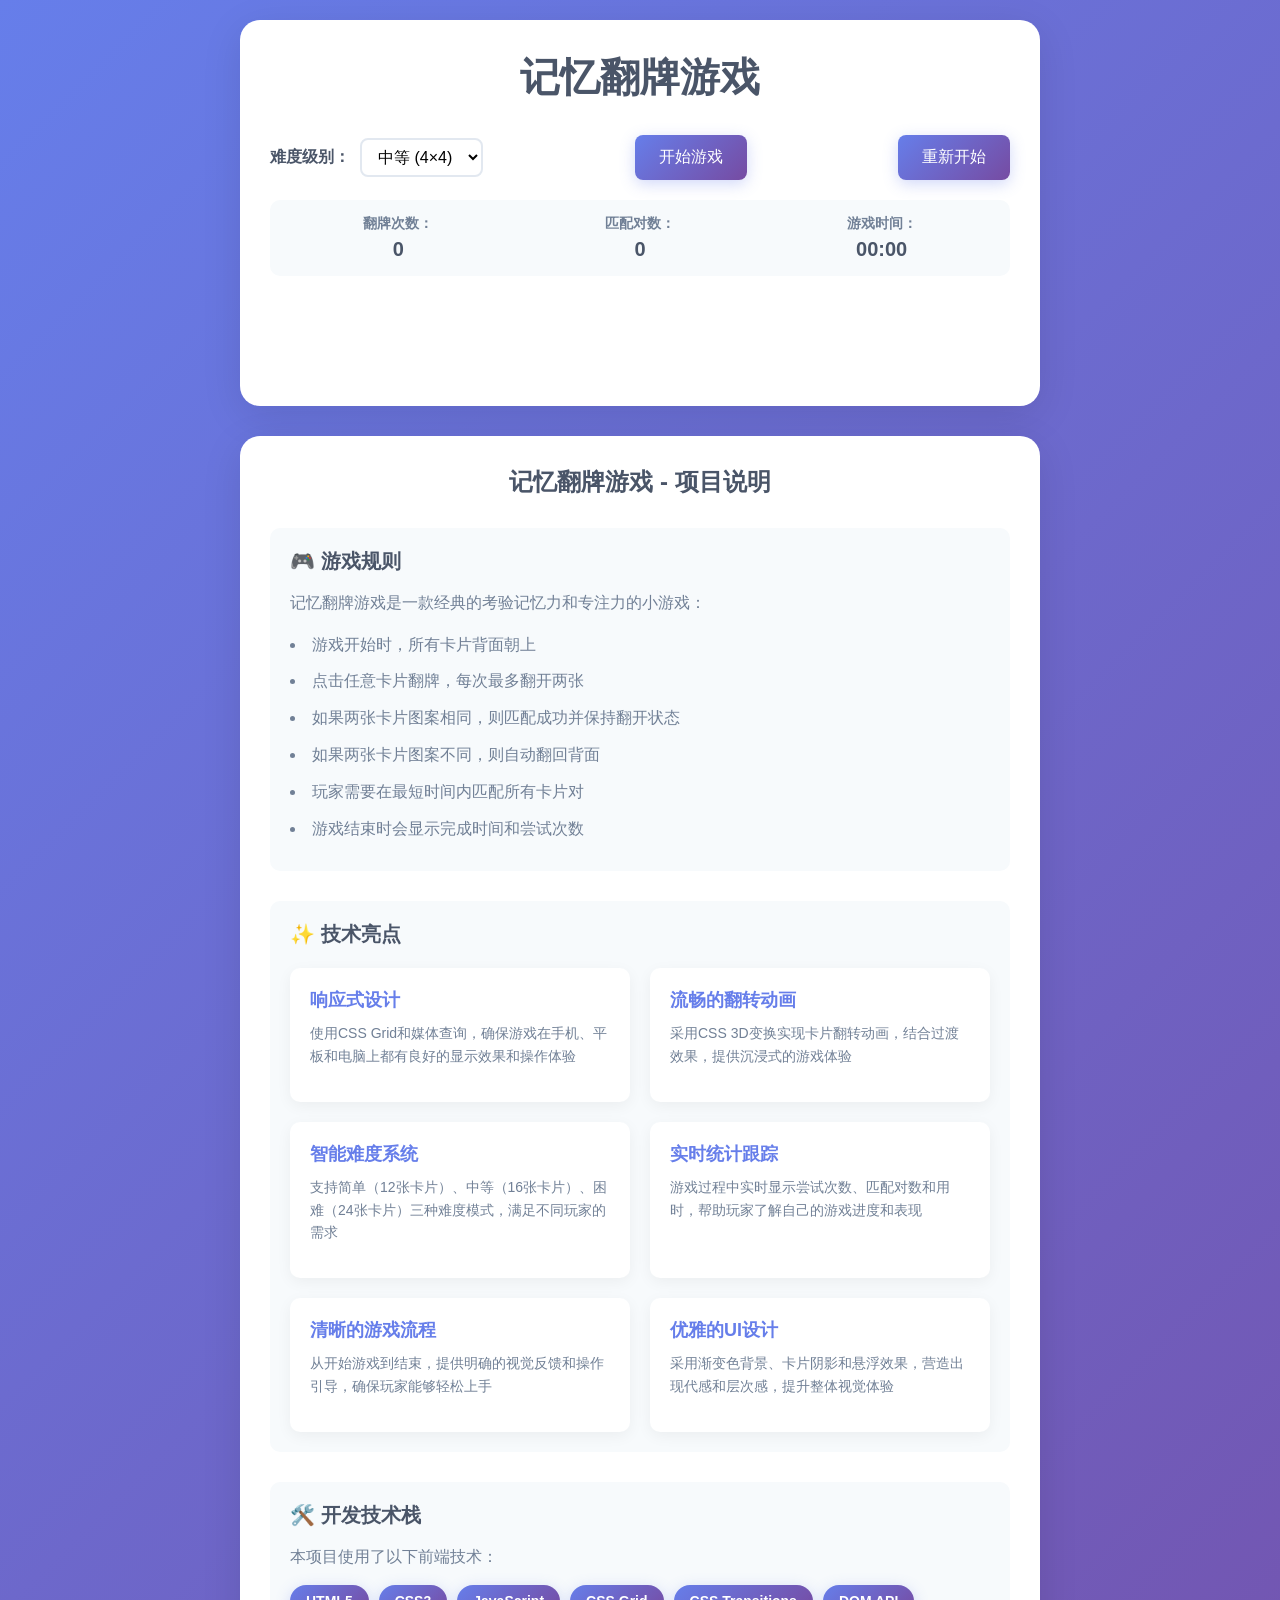
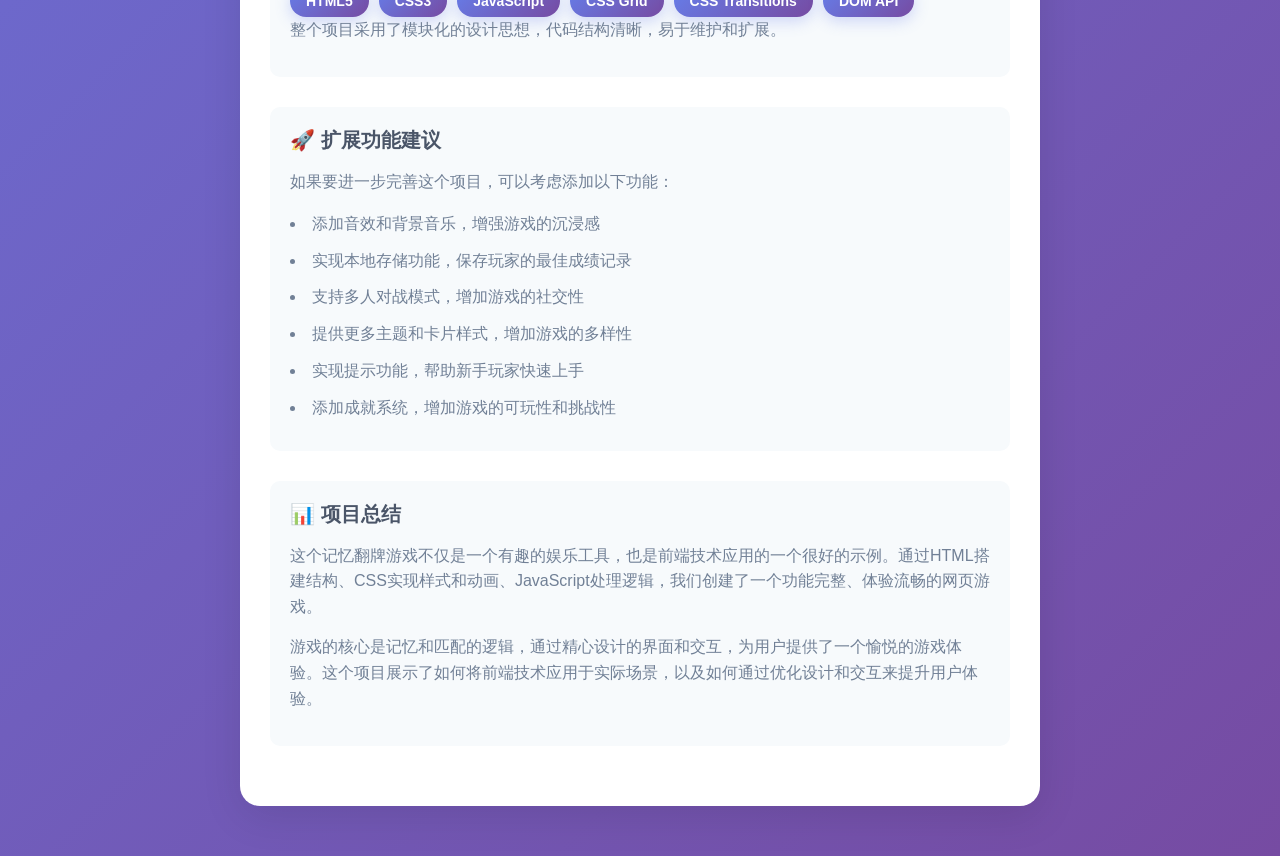
<file: index.html>
<!DOCTYPE html>
<html lang="zh-CN">
<head>
    <meta charset="UTF-8">
    <meta name="viewport" content="width=device-width, initial-scale=1.0">
    <title>记忆翻牌游戏 - 演讲展示</title>
    <link rel="stylesheet" href="style.css">
</head>
<body>
    <!-- 游戏容器 -->
    <div class="game-container">
        <!-- 游戏标题 -->
        <h1>记忆翻牌游戏</h1>
        
        <!-- 游戏控制面板 -->
        <div class="game-controls">
            <div class="difficulty-selector">
                <label for="difficulty-select">难度级别：</label>
                <select id="difficulty-select">
                    <option value="easy">简单 (4×3)</option>
                    <option value="medium" selected>中等 (4×4)</option>
                    <option value="hard">困难 (6×4)</option>
                </select>
            </div>
            
            <button id="start-button">开始游戏</button>
            <button id="restart-button">重新开始</button>
        </div>
        
        <!-- 游戏统计信息 -->
        <div class="game-stats">
            <div class="stat-item">
                <span>翻牌次数：</span>
                <span id="attempts">0</span>
            </div>
            <div class="stat-item">
                <span>匹配对数：</span>
                <span id="matches">0</span>
            </div>
            <div class="stat-item">
                <span>游戏时间：</span>
                <span id="timer">0:00</span>
            </div>
        </div>
        
        <!-- 游戏牌面区域 -->
        <div class="game-board" id="game-board">
            <!-- 卡片将通过JavaScript动态生成 -->
        </div>
        
        <!-- 游戏结果弹窗 -->
        <div class="game-over-modal" id="game-over-modal">
            <div class="modal-content">
                <h2>恭喜你完成游戏！</h2>
                <div class="final-stats">
                    <p>总翻牌次数：<span id="final-attempts">0</span></p>
                    <p>总用时：<span id="final-time">0:00</span></p>
                </div>
                <button id="play-again-button">再玩一次</button>
            </div>
        </div>
    </div>
    
    <!-- 项目说明部分 -->
    <div class="project-info">
        <h2>记忆翻牌游戏 - 项目说明</h2>
        
        <div class="info-section">
            <h3>🎮 游戏规则</h3>
            <p>记忆翻牌游戏是一款经典的考验记忆力和专注力的小游戏：</p>
            <ul>
                <li>游戏开始时，所有卡片背面朝上</li>
                <li>点击任意卡片翻牌，每次最多翻开两张</li>
                <li>如果两张卡片图案相同，则匹配成功并保持翻开状态</li>
                <li>如果两张卡片图案不同，则自动翻回背面</li>
                <li>玩家需要在最短时间内匹配所有卡片对</li>
                <li>游戏结束时会显示完成时间和尝试次数</li>
            </ul>
        </div>
        
        <div class="info-section">
            <h3>✨ 技术亮点</h3>
            <div class="features-grid">
                <div class="feature-item">
                    <h4>响应式设计</h4>
                    <p>使用CSS Grid和媒体查询，确保游戏在手机、平板和电脑上都有良好的显示效果和操作体验</p>
                </div>
                <div class="feature-item">
                    <h4>流畅的翻转动画</h4>
                    <p>采用CSS 3D变换实现卡片翻转动画，结合过渡效果，提供沉浸式的游戏体验</p>
                </div>
                <div class="feature-item">
                    <h4>智能难度系统</h4>
                    <p>支持简单（12张卡片）、中等（16张卡片）、困难（24张卡片）三种难度模式，满足不同玩家的需求</p>
                </div>
                <div class="feature-item">
                    <h4>实时统计跟踪</h4>
                    <p>游戏过程中实时显示尝试次数、匹配对数和用时，帮助玩家了解自己的游戏进度和表现</p>
                </div>
                <div class="feature-item">
                    <h4>清晰的游戏流程</h4>
                    <p>从开始游戏到结束，提供明确的视觉反馈和操作引导，确保玩家能够轻松上手</p>
                </div>
                <div class="feature-item">
                    <h4>优雅的UI设计</h4>
                    <p>采用渐变色背景、卡片阴影和悬浮效果，营造出现代感和层次感，提升整体视觉体验</p>
                </div>
            </div>
        </div>
        
        <div class="info-section">
            <h3>🛠️ 开发技术栈</h3>
            <p>本项目使用了以下前端技术：</p>
            <div class="tech-stack">
                <span class="tech-item">HTML5</span>
                <span class="tech-item">CSS3</span>
                <span class="tech-item">JavaScript</span>
                <span class="tech-item">CSS Grid</span>
                <span class="tech-item">CSS Transitions</span>
                <span class="tech-item">DOM API</span>
            </div>
            <p>整个项目采用了模块化的设计思想，代码结构清晰，易于维护和扩展。</p>
        </div>
        
        <div class="info-section">
            <h3>🚀 扩展功能建议</h3>
            <p>如果要进一步完善这个项目，可以考虑添加以下功能：</p>
            <ul>
                <li>添加音效和背景音乐，增强游戏的沉浸感</li>
                <li>实现本地存储功能，保存玩家的最佳成绩记录</li>
                <li>支持多人对战模式，增加游戏的社交性</li>
                <li>提供更多主题和卡片样式，增加游戏的多样性</li>
                <li>实现提示功能，帮助新手玩家快速上手</li>
                <li>添加成就系统，增加游戏的可玩性和挑战性</li>
            </ul>
        </div>
        
        <div class="info-section">
            <h3>📊 项目总结</h3>
            <p>这个记忆翻牌游戏不仅是一个有趣的娱乐工具，也是前端技术应用的一个很好的示例。通过HTML搭建结构、CSS实现样式和动画、JavaScript处理逻辑，我们创建了一个功能完整、体验流畅的网页游戏。</p>
            <p>游戏的核心是记忆和匹配的逻辑，通过精心设计的界面和交互，为用户提供了一个愉悦的游戏体验。这个项目展示了如何将前端技术应用于实际场景，以及如何通过优化设计和交互来提升用户体验。</p>
        </div>
    </div>
    
    <!-- JavaScript文件 -->
    <script src="script.js"></script>
</body>
</html>
</file>
<file: style.css>
/* 全局样式 */
* {
    margin: 0;
    padding: 0;
    box-sizing: border-box;
    font-family: 'Arial', sans-serif;
}

body {
    background: linear-gradient(135deg, #667eea 0%, #764ba2 100%);
    color: #333;
    min-height: 100vh;
    padding: 20px;
    display: flex;
    flex-direction: column;
    align-items: center;
}

/* 游戏容器 */
.game-container {
    background-color: white;
    border-radius: 20px;
    padding: 30px;
    box-shadow: 0 10px 40px rgba(0, 0, 0, 0.1);
    max-width: 800px;
    width: 100%;
    margin-bottom: 30px;
}

/* 游戏标题 */
h1 {
    text-align: center;
    color: #4a5568;
    margin-bottom: 30px;
    font-size: 2.5em;
    font-weight: bold;
}

/* 游戏控制面板 */
.game-controls {
    display: flex;
    justify-content: space-between;
    align-items: center;
    margin-bottom: 20px;
    flex-wrap: wrap;
    gap: 15px;
}

.difficulty-selector {
    display: flex;
    align-items: center;
    gap: 10px;
}

.difficulty-selector label {
    font-weight: bold;
    color: #4a5568;
}

.difficulty-selector select {
    padding: 8px 12px;
    border: 2px solid #e2e8f0;
    border-radius: 8px;
    font-size: 16px;
    background-color: white;
    cursor: pointer;
    transition: border-color 0.3s ease;
}

.difficulty-selector select:hover {
    border-color: #667eea;
}

button {
    background: linear-gradient(135deg, #667eea 0%, #764ba2 100%);
    color: white;
    border: none;
    padding: 12px 24px;
    font-size: 16px;
    border-radius: 8px;
    cursor: pointer;
    transition: all 0.3s ease;
    box-shadow: 0 4px 15px rgba(102, 126, 234, 0.3);
}

button:hover {
    transform: translateY(-2px);
    box-shadow: 0 6px 20px rgba(102, 126, 234, 0.4);
}

button:active {
    transform: translateY(0);
}

/* 游戏统计信息 */
.game-stats {
    display: flex;
    justify-content: space-around;
    margin-bottom: 30px;
    background-color: #f7fafc;
    padding: 15px;
    border-radius: 10px;
    flex-wrap: wrap;
    gap: 15px;
}

.stat-item {
    display: flex;
    flex-direction: column;
    align-items: center;
    font-weight: bold;
}

.stat-item span:first-child {
    color: #718096;
    font-size: 14px;
    margin-bottom: 5px;
}

.stat-item span:last-child {
    color: #4a5568;
    font-size: 20px;
}

/* 游戏牌面区域 */
.game-board {
    display: grid;
    gap: 15px;
    justify-content: center;
    margin-bottom: 30px;
    padding: 20px;
}

/* 不同难度的网格布局 */
.game-board.easy {
    grid-template-columns: repeat(4, 80px);
    grid-template-rows: repeat(3, 120px);
}

.game-board.medium {
    grid-template-columns: repeat(4, 80px);
    grid-template-rows: repeat(4, 120px);
}

.game-board.hard {
    grid-template-columns: repeat(6, 80px);
    grid-template-rows: repeat(4, 120px);
}

/* 卡片样式 */
.card {
    width: 80px;
    height: 120px;
    perspective: 1000px;
    cursor: pointer;
}

.card-inner {
    position: relative;
    width: 100%;
    height: 100%;
    text-align: center;
    transition: transform 0.6s;
    transform-style: preserve-3d;
    box-shadow: 0 4px 8px rgba(0, 0, 0, 0.1);
}

.card.flipped .card-inner {
    transform: rotateY(180deg);
}

.card.matched .card-inner {
    transform: rotateY(180deg);
    box-shadow: 0 0 15px rgba(102, 255, 178, 0.8);
}

.card-front, .card-back {
    position: absolute;
    width: 100%;
    height: 100%;
    -webkit-backface-visibility: hidden;
    backface-visibility: hidden;
    border-radius: 12px;
    display: flex;
    justify-content: center;
    align-items: center;
    font-size: 24px;
    font-weight: bold;
}

.card-back {
    background: linear-gradient(135deg, #667eea 0%, #764ba2 100%);
    color: white;
}

.card-front {
    background-color: white;
    color: #4a5568;
    transform: rotateY(180deg);
    border: 2px solid #e2e8f0;
}

/* 卡片图案 */
.card-symbol {
    font-size: 32px;
}

/* 游戏结束弹窗 */
.game-over-modal {
    display: none;
    position: fixed;
    z-index: 1000;
    left: 0;
    top: 0;
    width: 100%;
    height: 100%;
    background-color: rgba(0, 0, 0, 0.5);
    backdrop-filter: blur(5px);
}

.game-over-modal.show {
    display: flex;
    justify-content: center;
    align-items: center;
}

.modal-content {
    background-color: white;
    padding: 40px;
    border-radius: 20px;
    text-align: center;
    box-shadow: 0 20px 60px rgba(0, 0, 0, 0.3);
    max-width: 400px;
    width: 90%;
}

.modal-content h2 {
    color: #4a5568;
    margin-bottom: 20px;
    font-size: 24px;
}

.final-stats {
    margin-bottom: 30px;
}

.final-stats p {
    margin: 10px 0;
    font-size: 18px;
    color: #4a5568;
}

.final-stats span {
    font-weight: bold;
    color: #667eea;
}

/* 项目说明部分 */
.project-info {
    background-color: white;
    border-radius: 20px;
    padding: 30px;
    box-shadow: 0 10px 40px rgba(0, 0, 0, 0.1);
    max-width: 800px;
    width: 100%;
    margin-bottom: 30px;
}

.project-info h2 {
    text-align: center;
    color: #4a5568;
    margin-bottom: 30px;
    font-size: 24px;
}

.info-section {
    margin-bottom: 30px;
    padding: 20px;
    border-radius: 10px;
    background-color: #f7fafc;
}

.info-section h3 {
    color: #4a5568;
    margin-bottom: 15px;
    font-size: 20px;
}

.info-section p {
    margin-bottom: 15px;
    line-height: 1.6;
    color: #718096;
}

.info-section ul {
    list-style-position: inside;
    line-height: 1.8;
    color: #718096;
}

.info-section li {
    margin-bottom: 8px;
}

/* 技术亮点网格 */
.features-grid {
    display: grid;
    grid-template-columns: repeat(auto-fit, minmax(250px, 1fr));
    gap: 20px;
    margin-top: 20px;
}

.feature-item {
    background-color: white;
    padding: 20px;
    border-radius: 10px;
    box-shadow: 0 4px 15px rgba(0, 0, 0, 0.05);
    transition: transform 0.3s ease;
}

.feature-item:hover {
    transform: translateY(-5px);
    box-shadow: 0 8px 25px rgba(0, 0, 0, 0.1);
}

.feature-item h4 {
    color: #667eea;
    margin-bottom: 10px;
    font-size: 18px;
}

.feature-item p {
    font-size: 14px;
    line-height: 1.6;
    color: #718096;
}

/* 技术栈 */
.tech-stack {
    display: flex;
    flex-wrap: wrap;
    gap: 10px;
    margin-top: 15px;
}

.tech-item {
    background: linear-gradient(135deg, #667eea 0%, #764ba2 100%);
    color: white;
    padding: 8px 16px;
    border-radius: 20px;
    font-size: 14px;
    font-weight: bold;
    box-shadow: 0 4px 15px rgba(102, 126, 234, 0.3);
}

/* 响应式设计 */
@media (max-width: 768px) {
    .game-container, .project-info {
        padding: 20px;
    }
    
    h1 {
        font-size: 2em;
    }
    
    .game-controls {
        flex-direction: column;
        align-items: flex-start;
    }
    
    .game-stats {
        flex-direction: column;
        align-items: center;
    }
    
    /* 调整卡片大小 */
    .card {
        width: 60px;
        height: 90px;
    }
    
    .game-board.easy {
        grid-template-columns: repeat(4, 60px);
        grid-template-rows: repeat(3, 90px);
    }
    
    .game-board.medium {
        grid-template-columns: repeat(4, 60px);
        grid-template-rows: repeat(4, 90px);
    }
    
    .game-board.hard {
        grid-template-columns: repeat(6, 55px);
        grid-template-rows: repeat(4, 80px);
    }
    
    .card-symbol {
        font-size: 24px;
    }
    
    .features-grid {
        grid-template-columns: 1fr;
    }
}

@media (max-width: 480px) {
    body {
        padding: 10px;
    }
    
    .game-board.hard {
        grid-template-columns: repeat(4, 60px);
        grid-template-rows: repeat(6, 90px);
    }
    
    .modal-content {
        padding: 20px;
    }
}
</file>
